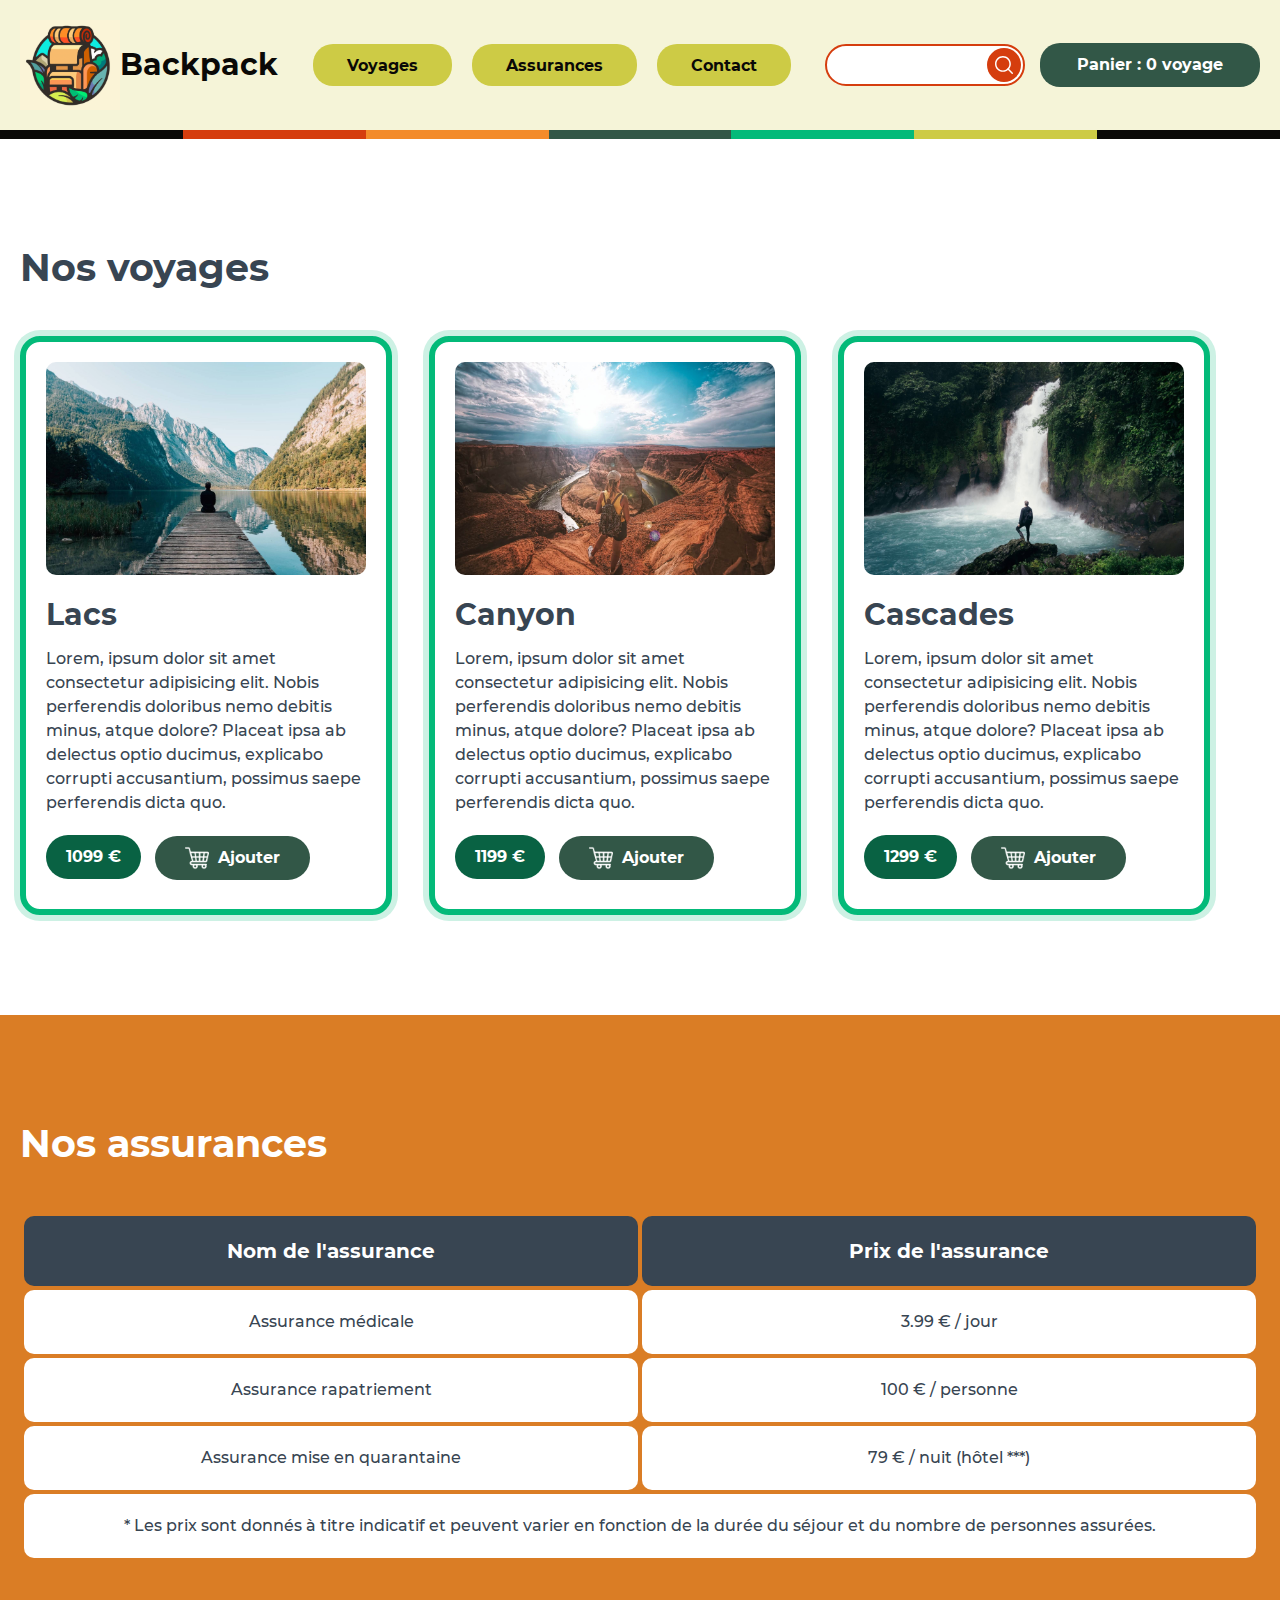
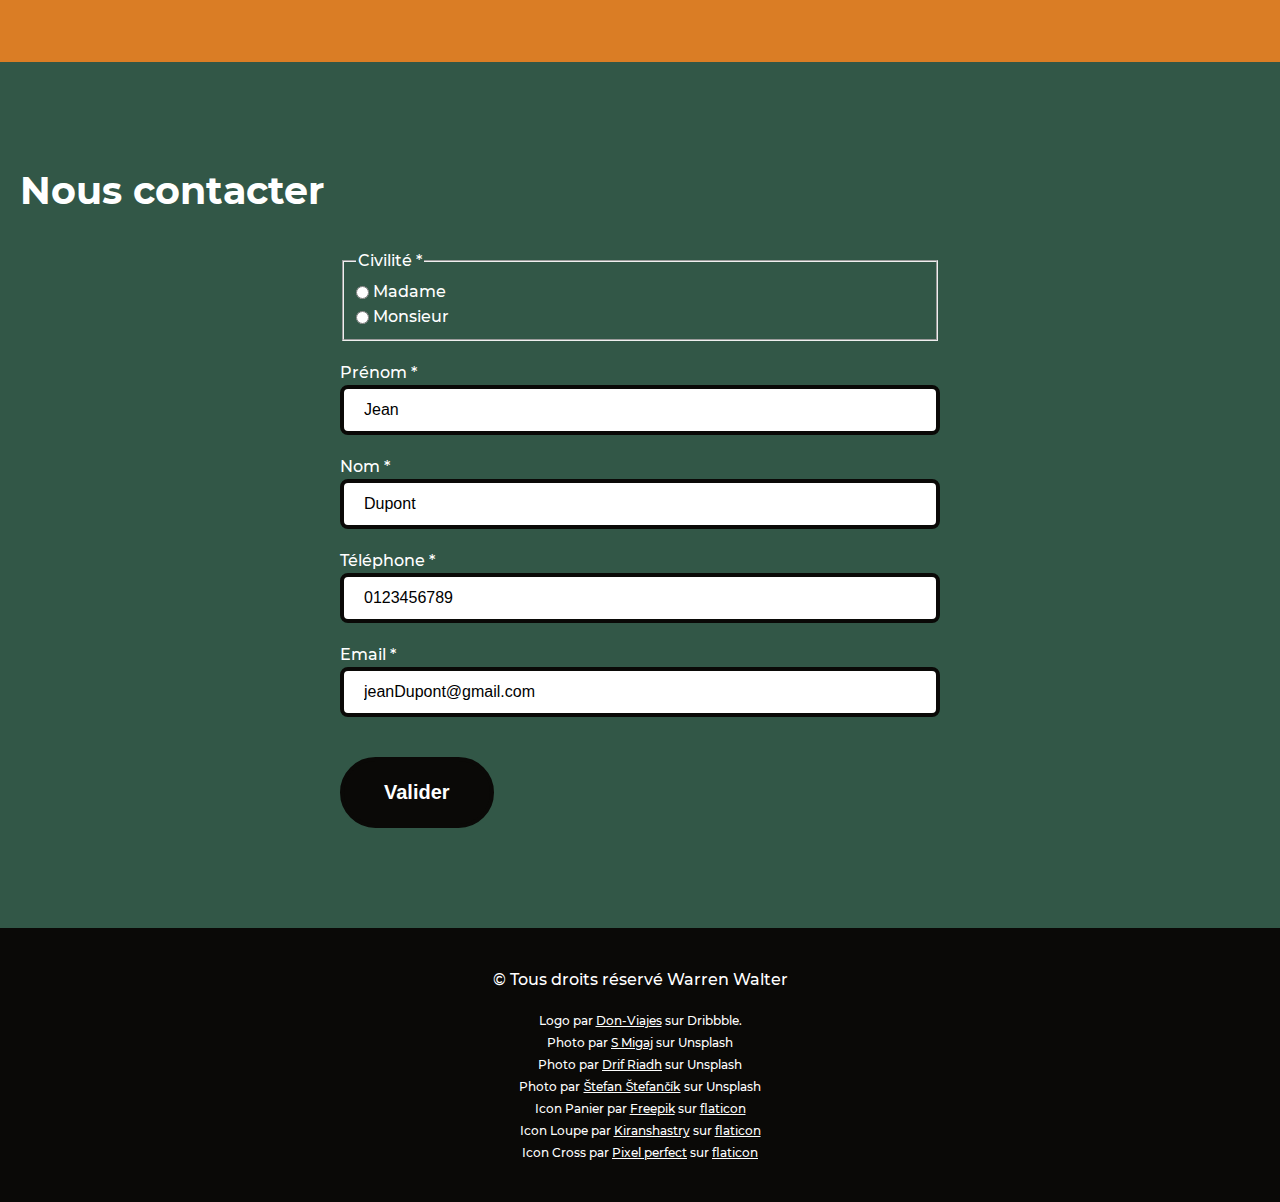
<file: index.html>
<!DOCTYPE html>
<html lang="fr">
<head>
    <meta charset="UTF-8">
    <meta http-equiv="X-UA-Compatible" content="IE=edge">
    <meta name="viewport" content="width=device-width, initial-scale=1.0">
    <!--, maximum-scale=1.0, user-scalable=no">-->
    <title>Document</title>
    <link rel="stylesheet" href="./css/style.css">
</head>
<body>

    <!-- 
    * * * * * * * * * * * * * * * * * * * * * * * * * * * * * * * * * * * * * * * * * * 
    * * * * * * * * * * * * * * * * * * * * * * * * * * * * * * * * * * * * * * * * * *
    * *                                                                             * * 
    * *    Instructions :                                                           * *
    * *    - Corriger les erreurs d'accessibilité dans cette page web            * *
    * *    - Vous pouvez :                                                          * *
    * *    -- Modifier le code HTML                                                 * *
    * *    -- Modifier le code CSS                                                  * *
    * *    -- Modifier le code JS                                                   * *
    * *                                                                             * *
    * *    Conseils :                                                               * *
    * *    - Installer les plugins d'access Chrome ou/et Firefox                    * *
    * *    -> https://formation.warren-walter.com/_liste-plugin/accessibilite-liste-des-plugins-et-logiciels.pdf
    * *                                                                             * *
    * * * * * * * * * * * * * * * * * * * * * * * * * * * * * * * * * * * * * * * * * *
    * * * * * * * * * * * * * * * * * * * * * * * * * * * * * * * * * * * * * * * * * *
    -->
    
    <div class="container">

        <header role="banner">

            <div class="inner">

                <!-- Logo -->
                <div class="header-logo">
                    <a href="#" class="header-logo-link">
                        <img src="./img/logo.png" alt="" class="header-logo-img">
                        <span class="header-logo-baseline">Backpack</span>
                    </a>
                </div>
                
                 <!-- Menu button -->
                 <div id="menu-btn" class="menu-btn" tabindex="0">
                    <span></span>
                    <span></span>
                    <span></span>
                </div>
                
                <!------  End Menu button   -->
                <!-- Nav -->
            <nav role="navigation">
                <ul class="header-nav">
                    <li class="header-nav-item">
                        <a href="#section-1" class="header-nav-link">Voyages</a>
                    </li>
                    <li class="header-nav-item">
                        <a href="#section-2" class="header-nav-link">Assurances</a>
                    </li>
                    <li class="header-nav-item">
                        <a href="#section-3" class="header-nav-link">Contact</a>
                    </li>
                </ul>
            </nav>

                <!-- Rechercher -->
                <div class="header-search">
                    <form action="#" class="header-search-form" role="search">
                        <label for="search-input" class="sr-only">Chercher</label>
                        <input id="search-input" type="text" class="header-search-input">
                        <button class="header-search-btn">
                            <span class="sr-only">OK</span>
                            <svg xmlns="http://www.w3.org/2000/svg" viewBox="0 0 512 512" fill="#FFFFFF" aria-hidden="true"><path d="M225.474 0C101.151 0 0 101.151 0 225.474c0 124.33 101.151 225.474 225.474 225.474 124.33 0 225.474-101.144 225.474-225.474C450.948 101.151 349.804 0 225.474 0zm0 409.323c-101.373 0-183.848-82.475-183.848-183.848S124.101 41.626 225.474 41.626s183.848 82.475 183.848 183.848-82.475 183.849-183.848 183.849z"/><path d="M505.902 476.472L386.574 357.144c-8.131-8.131-21.299-8.131-29.43 0-8.131 8.124-8.131 21.306 0 29.43l119.328 119.328A20.74 20.74 0 00491.187 512a20.754 20.754 0 0014.715-6.098c8.131-8.124 8.131-21.306 0-29.43z"/></svg>
                        </button>
                    </form>
                </div>

                <!-- Panier -->
                <div class="shoppingcart">
 
                    <div class="shoppingcart-item-number" id="shoppingcart-item-number">
                        <span class="shoppingcart-label">Panier :</span>
                        <!--Panier :-->
                        <span id="number" aria-hidden="true">0</span> 
                        <span id="shoppingcart-product">voyage</span>
                        <span class="sr-only">articles dans le panier</span>
                    </div>

                    <ul class="shoppingcart-list" id="shoppingcart-list">
                        <!-- Insert item JS -->
                    </ul>

                    <div class="shoppingcart-valided" aria-hidden="true">
                        <button type="button">Valider votre panier</button>
                    </div>
                </div>
                <!-- / Panier -->

               



            </div>
            <!-- / inner -->

        </header>
        <!-- / header -->

        <div class="color-palet">
            <span></span>
            <span></span>
            <span></span>
            <span></span>
            <span></span>
            <span></span>
            <span></span>
        </div>

        <main role="main">
        <!-- Produit ajout panier -->
        <section id="section-1" class="section section-1">
            <div class="inner">

                <h1>Nos voyages</h1>

                <div class="product-container">
                    
                    <article class="product-item" id="product-item-1" data-shop="Lac : 1099 €" role="article">
                        <div class="product-img"><img src="./img/product/s-migaj-unsplash.jpg" alt="Un homme assis sur un ponton regardant un lac."></div>
                        
                        <h2 class="product-title">Lacs</h2>
                        
                        <p class="product-txt">Lorem, ipsum dolor sit amet consectetur adipisicing elit. Nobis perferendis doloribus nemo debitis minus, atque dolore? Placeat ipsa ab delectus optio ducimus, explicabo corrupti accusantium, possimus saepe perferendis dicta quo.</p>
                        
                        <p class="product-price">1099 €</p>
                        
                        <a href="#" class="product-btn" id="product-btn-1">
                            <span class="icon icon-shop" aria-hidden="true"></span>
                            <span>Ajouter</span>
                        </a>
                    </article>

                    <article class="product-item" id="product-item-2" data-shop="Canyon : 1199 €" role="article">
                        <div class="product-img"><img src="./img/product/drif-riadh-unsplash.jpg" alt="Une femme admirant un canyon."></div>
                        
                        <h2 class="product-title">Canyon</h2>
                        
                        <p class="product-txt">Lorem, ipsum dolor sit amet consectetur adipisicing elit. Nobis perferendis doloribus nemo debitis minus, atque dolore? Placeat ipsa ab delectus optio ducimus, explicabo corrupti accusantium, possimus saepe perferendis dicta quo.</p>
                        
                        <p class="product-price">1199 €</p>
                        
                        <a href="#" class="product-btn" id="product-btn-2">
                            <span class="icon icon-shop" aria-hidden="true"></span>
                            <span>Ajouter</span>
                        </a>
                    </article>

                    <article class="product-item" id="product-item-3" data-shop="Cascade : 1299 €" role="article">
                        <div class="product-img"><img src="./img/product/stefan-stefancik-unsplash.jpg" alt="Un homme devant une cascade d'eau."></div>
                        
                        <h2 class="product-title">Cascades</h2>
                        
                        <p class="product-txt">Lorem, ipsum dolor sit amet consectetur adipisicing elit. Nobis perferendis doloribus nemo debitis minus, atque dolore? Placeat ipsa ab delectus optio ducimus, explicabo corrupti accusantium, possimus saepe perferendis dicta quo.</p>
                        
                        <p class="product-price">1299 €</p>
                        
                        <a href="#" class="product-btn" id="product-btn-3">
                            <span class="icon icon-shop" aria-hidden="true"></span>
                            <span>Ajouter</span>
                        </a>
                    </article>

                </div>

            </div>
            <!-- / inner -->
        </section>
        <!-- / Produit ajout panier -->

        <!-- Tableau -->
        <section id="section-2" class="section section-2">
            <div class="inner">

                <h1>Nos assurances</h1>

                <table class="table">
                   <!--  <caption>Liste des assurances proposées</caption>  --> 
                    <thead>
                        <tr>
                            <th scope="col" aria-label="Nom de l'assurance">Nom de l'assurance</th>
                            <th scope="col" aria-label="Prix de l'assurance">Prix de l'assurance</th>
                        </tr>
                    </thead>
                    <tbody>
                        <tr role="row">
                            <th scope="row" aria-label="Assurance médicale">Assurance médicale</th>
                            <td>3.99 € / jour</td>
                        </tr>
                        <tr role="row">
                            <th scope="row" aria-label="Assurance rapatriement">Assurance rapatriement</th>
                            <td>100 € / personne</td>
                        </tr>
                        <tr role="row">
                            <th scope="row" aria-label="Assurance mise en quarantaine">Assurance mise en quarantaine</th>
                            <td>79 € / nuit (hôtel ***)</td>
                        </tr>
                    </tbody>
                    <tfoot>
                        <tr>
                          <td colspan="2">* Les prix sont donnés à titre indicatif et peuvent varier en fonction de la durée du séjour et du nombre de personnes assurées.</td>
                        </tr>
                      </tfoot>
                </table>
            </div>
            <!-- / inner -->
        </section>
        <!-- / Tableau -->

        <!-- Formulaire de contact -->
        <section id="section-3" class="section section-3">
            <div class="inner">

                <h1>Nous contacter</h1>

                <form action="#" class="form">

                    <div class="form-block">
                        <fieldset>
                            <legend>Civilité *</legend>
                            <div>
                              <label for="madame">
                                <input type="radio" name="civilite" id="madame">
                                Madame
                              </label>
                            </div>
                            <div>
                              <label for="monsieur">
                                <input type="radio" name="civilite" id="monsieur">
                                Monsieur
                              </label>
                            </div>
                          </fieldset>
                    </div>

                    <div class="form-block">
                        <label for="prenom">Prénom *</label>
                        <input type="text" name="prenom" id="prenom" value="Jean" required aria-describedby="prenom-error"/>
                        <span id="prenom-error" class="form-error" role="alert" aria-live="polite">Champ obligatoire</span>
                    </div>

                    <div class="form-block">
                        <label for="nom">Nom *</label>
                        <input type="text" name="nom" id="nom" value="Dupont" required/>
                    </div>

                    <div class="form-block">
                        <label for="telephone">Téléphone *</label>
                        <input type="text" name="telephone" id="telephone" value="0123456789" required pattern="[0-9]{10}" aria-describedby="telephone-error" aria-invalid="false">
                        <span id="telephone-error" class="form-error" role="alert" aria-live="polite">Champ en erreur</span>
                      </div>
                    <div class="form-block">
                        <label for="email">Email *</label>
                        <input type="email" name="email" id="email" value="jeanDupont@gmail.com" required aria-describedby="email-error">
                        <span id="email-error" class="form-error" role="alert" aria-live="polite">Champ obligatoire</span>
                    </div>
                    <div class="form-block form-block-btn">
                        <button type="submit" title="Valider le formulaire">Valider</button>
                    </div>

                </form>
            
            </div>
        </section>
        <!-- / Formulaire de contact -->
    </main>

        <!-- Footer -->
        <footer>
            <div>© Tous droits réservé Warren Walter</div>
            
            <ul class="credits-photo">
                <li>Logo par <a href="https://dribbble.com/shots/11939156-Don-Viajes">Don-Viajes</a> sur Dribbble.</li>
                <li>Photo par <a href="https://unsplash.com/@simonmigaj?utm_source=unsplash&utm_medium=referral&utm_content=creditCopyText">S Migaj</a> sur Unsplash</li>
                <li>Photo par <a href="https://unsplash.com/@dux?utm_source=unsplash&utm_medium=referral&utm_content=creditCopyText">Drif Riadh</a> sur Unsplash</li>
                <li>Photo par <a href="https://unsplash.com/@cikstefan?utm_source=unsplash&utm_medium=referral&utm_content=creditCopyText">Štefan Štefančík</a> sur Unsplash</li>
                <li>Icon Panier par <a href="https://www.freepik.com">Freepik</a> sur <a href="https://www.flaticon.com/">flaticon</a></li>
                <li>Icon Loupe par <a href="https://www.flaticon.com/authors/kiranshastry">Kiranshastry</a> sur <a href="https://www.flaticon.com/">flaticon</a></li>
                <li>Icon Cross par <a href="https://www.flaticon.com/authors/pixel-perfect">Pixel perfect</a> sur <a href="https://www.flaticon.com/">flaticon</a></li>
            </ul>

        </footer>
        <!-- / Footer -->

    </div>
    <!-- / container -->

    <script src="./script/jquery-3-6-0.js"></script>
    <script src="./script/app.js"></script>

</body>
</html>
</file>
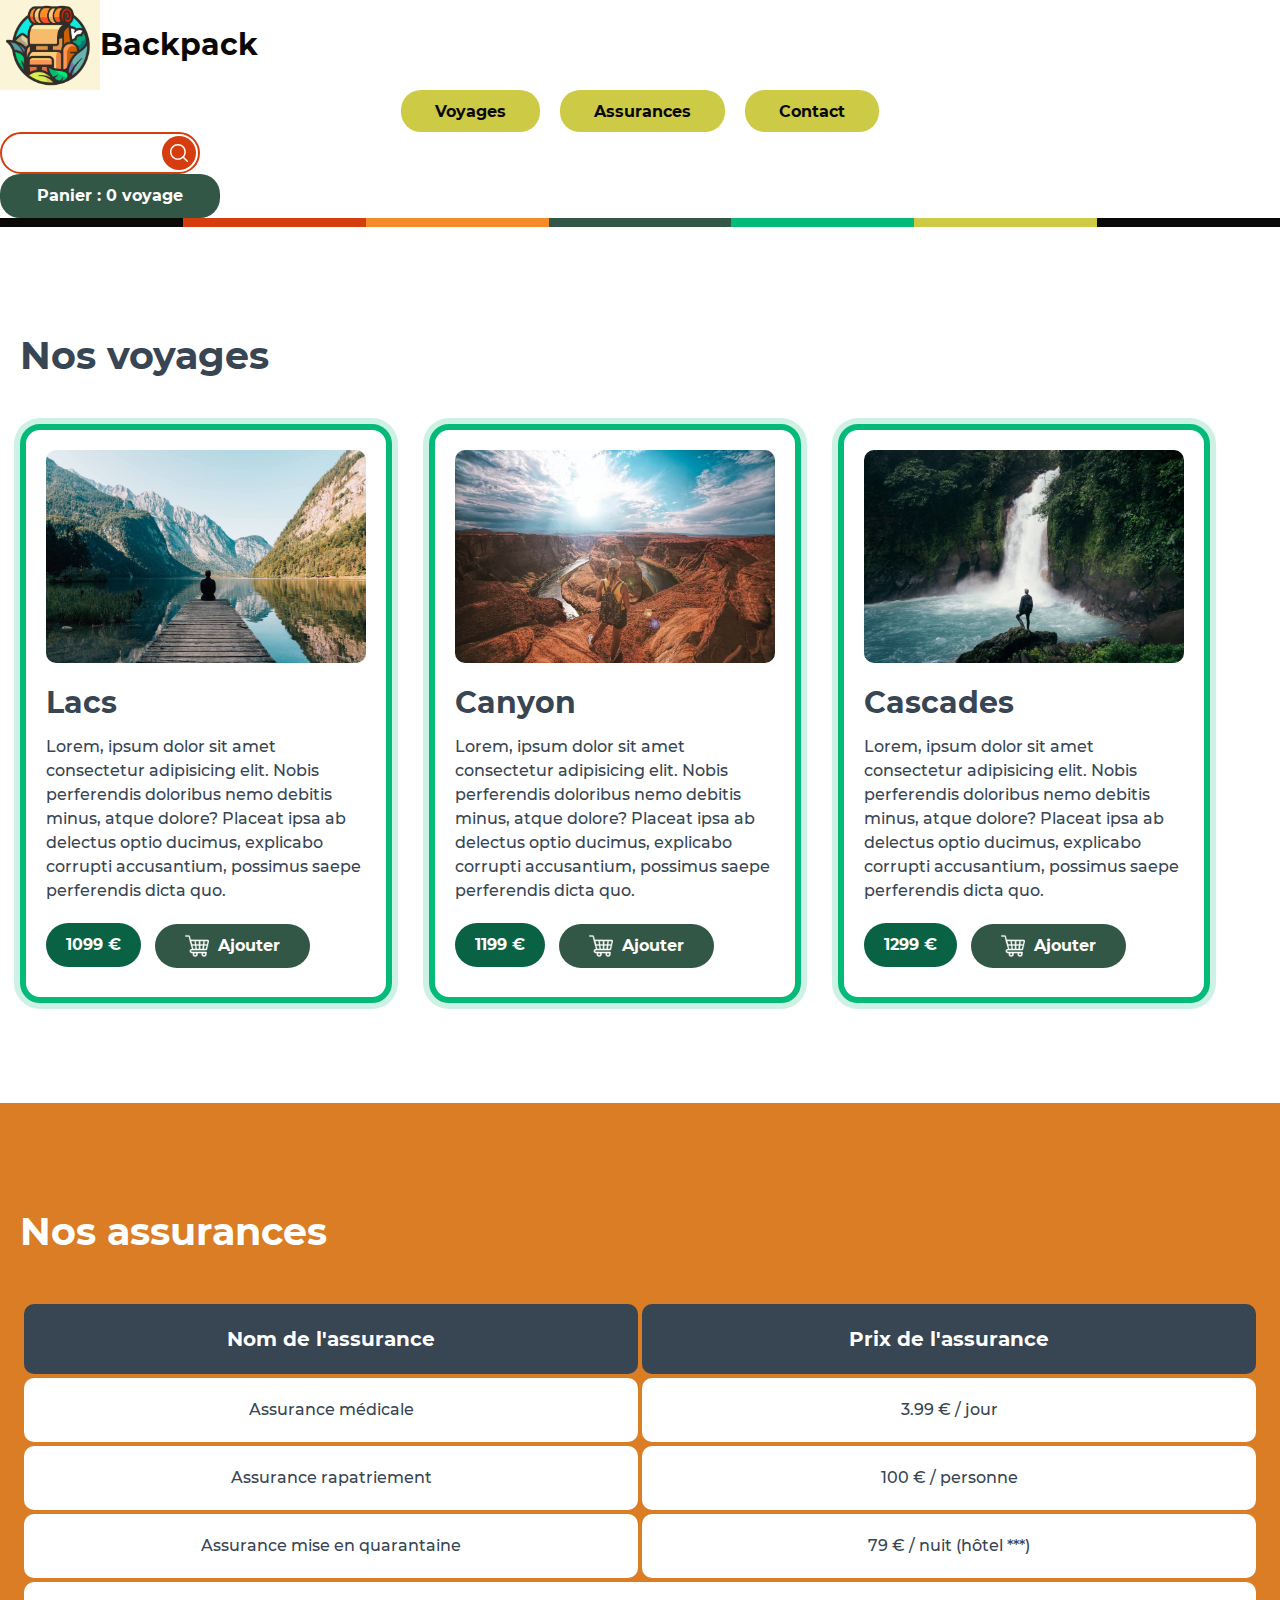
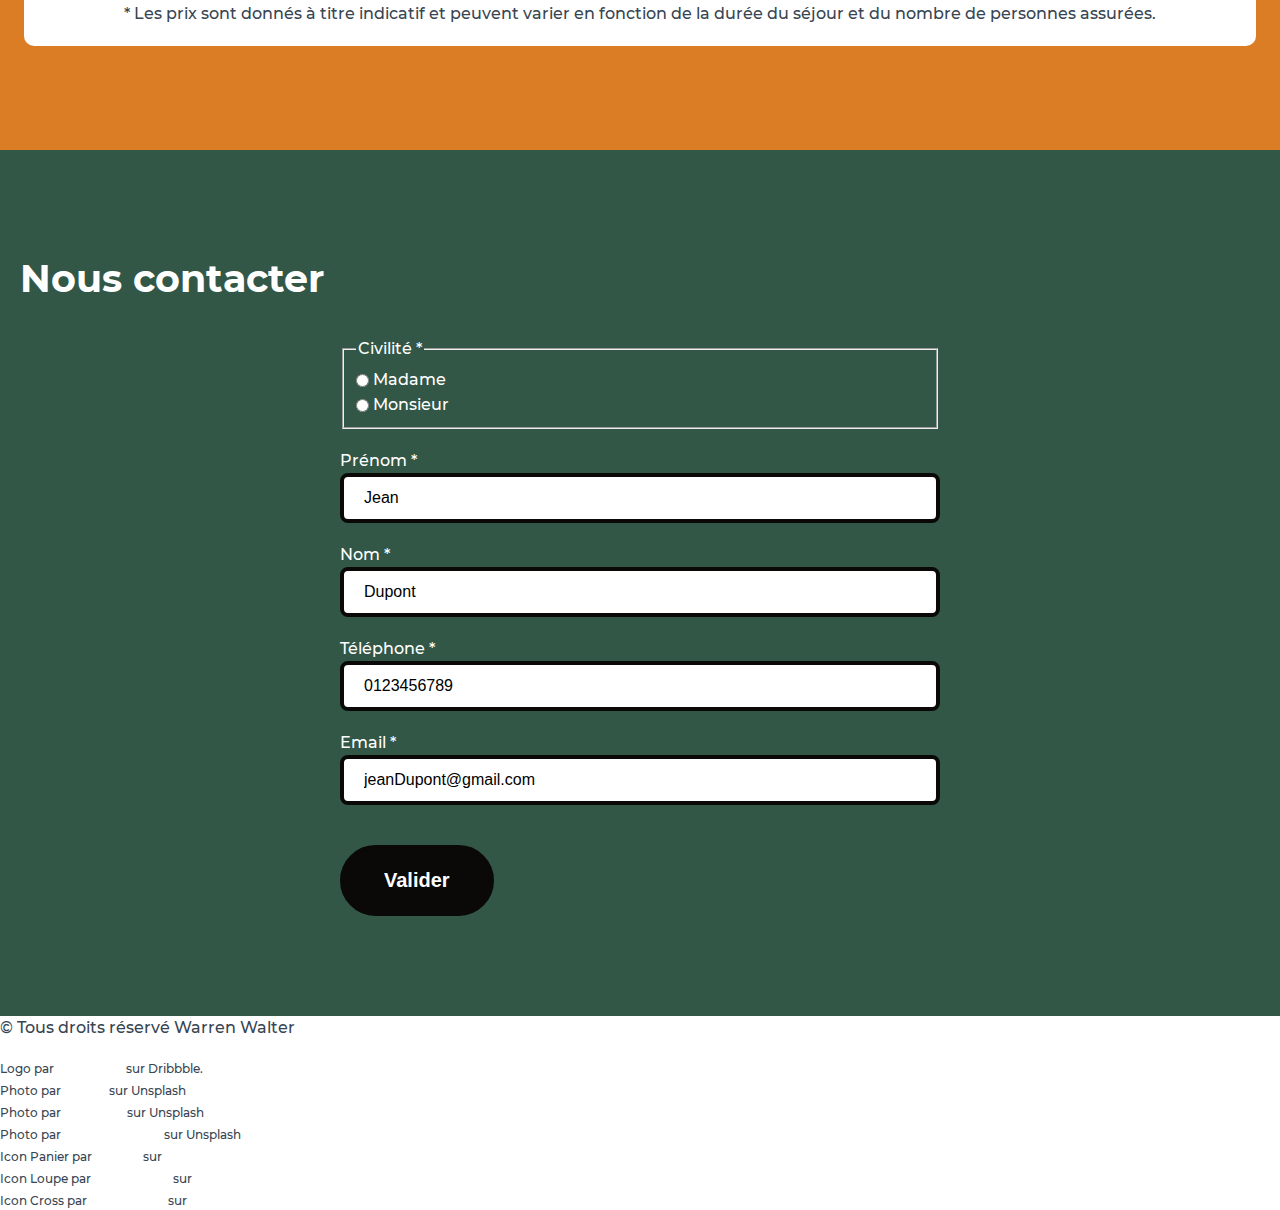
<file: page-access.html>
<!DOCTYPE html>
<html lang="fr">
<head>
    <meta charset="UTF-8">
    <meta http-equiv="X-UA-Compatible" content="IE=edge">
    <meta name="viewport" content="width=device-width, initial-scale=1.0, maximum-scale=1.0">
    <title>Document</title>
    <link rel="stylesheet" href="./css/style.css">
</head>
<body>

    <!-- 
    * * * * * * * * * * * * * * * * * * * * * * * * * * * * * * * * * * * * * * * * * * 
    * * * * * * * * * * * * * * * * * * * * * * * * * * * * * * * * * * * * * * * * * *
    * *                                                                             * * 
    * *    Instructions :                                                           * *
    * *    - Corriger les erreurs d'accessibilité dans cette page web            * *
    * *    - Vous pouvez :                                                          * *
    * *    -- Modifier le code HTML                                                 * *
    * *    -- Modifier le code CSS                                                  * *
    * *    -- Modifier le code JS                                                   * *
    * *                                                                             * *
    * *    Conseils :                                                               * *
    * *    - Installer les plugins d'access Chrome ou/et Firefox                    * *
    * *    -> https://formation.warren-walter.com/_liste-plugin/accessibilite-liste-des-plugins-et-logiciels.pdf
    * *                                                                             * *
    * * * * * * * * * * * * * * * * * * * * * * * * * * * * * * * * * * * * * * * * * *
    * * * * * * * * * * * * * * * * * * * * * * * * * * * * * * * * * * * * * * * * * *
    -->
    
    <div class="container">

        <div class="header">

            <div class="inner">

                <!-- Logo -->
                <div class="header-logo">
                    <a href="#" class="header-logo-link">
                        <img src="./img/logo.png" alt="" class="header-logo-img">
                        <span class="header-logo-baseline">Backpack</span>
                    </a>
                </div>
                
                <!-- Nav -->
                <ul class="header-nav">
                    <li class="header-nav-item">
                        <a href="#section-1" class="header-nav-link">Voyages</a>
                    </li>
                    <li class="header-nav-item">
                        <a href="#section-2" class="header-nav-link">Assurances</a>
                    </li>
                    <li class="header-nav-item">
                        <a href="#section-3" class="header-nav-link">Contact</a>
                    </li>
                </ul>

                <!-- Rechercher -->
                <div class="header-search">
                    <form action="#" class="header-search-form">
                        <label for="search-input" class="sr-only">Chercher</label>
                        <input id="search-input" type="text" class="header-search-input">
                        <button class="header-search-btn">
                            <span class="sr-only">OK</span>
                            <svg xmlns="http://www.w3.org/2000/svg" viewBox="0 0 512 512" fill="#FFFFFF" aria-hidden="true"><path d="M225.474 0C101.151 0 0 101.151 0 225.474c0 124.33 101.151 225.474 225.474 225.474 124.33 0 225.474-101.144 225.474-225.474C450.948 101.151 349.804 0 225.474 0zm0 409.323c-101.373 0-183.848-82.475-183.848-183.848S124.101 41.626 225.474 41.626s183.848 82.475 183.848 183.848-82.475 183.849-183.848 183.849z"/><path d="M505.902 476.472L386.574 357.144c-8.131-8.131-21.299-8.131-29.43 0-8.131 8.124-8.131 21.306 0 29.43l119.328 119.328A20.74 20.74 0 00491.187 512a20.754 20.754 0 0014.715-6.098c8.131-8.124 8.131-21.306 0-29.43z"/></svg>
                        </button>
                    </form>
                </div>

                <!-- Panier -->
                <div class="shoppingcart">
 
                    <div class="shoppingcart-item-number" id="shoppingcart-item-number">
                        <span class="shoppingcart-label">Panier :</span>
                        <!--Panier :-->
                        <span id="number" aria-hidden="true">0</span> 
                        <span id="shoppingcart-product">voyage</span>
                        <span class="sr-only">articles dans le panier</span>
                    </div>

                    <ul class="shoppingcart-list" id="shoppingcart-list">
                        <!-- Insert item JS -->
                    </ul>

                    <div class="shoppingcart-valided" aria-hidden="true">
                        <button type="button">Valider votre panier</button>
                    </div>
                </div>
                <!-- / Panier -->

            </div>
            <!-- / inner -->

        </div>
        <!-- / header -->

        <div class="color-palet">
            <span></span>
            <span></span>
            <span></span>
            <span></span>
            <span></span>
            <span></span>
            <span></span>
        </div>

        <!-- Produit ajout panier -->
        <div id="section-1" class="section section-1">
            <div class="inner">

                <h1>Nos voyages</h1>

                <div class="product-container">
                    
                    <article class="product-item" id="product-item-1" data-shop="Lac : 1099 €">
                        <div class="product-img"><img src="./img/product/s-migaj-unsplash.jpg" alt="Un homme assis sur un ponton regardant un lac."></div>
                        
                        <h2 class="product-title">Lacs</h2>
                        
                        <p class="product-txt">Lorem, ipsum dolor sit amet consectetur adipisicing elit. Nobis perferendis doloribus nemo debitis minus, atque dolore? Placeat ipsa ab delectus optio ducimus, explicabo corrupti accusantium, possimus saepe perferendis dicta quo.</p>
                        
                        <p class="product-price">1099 €</p>
                        
                        <a href="#" class="product-btn" id="product-btn-1">
                            <span class="icon icon-shop" aria-hidden="true"></span>
                            <span>Ajouter</span>
                        </a>
                    </article>

                    <article class="product-item" id="product-item-2" data-shop="Canyon : 1199 €">
                        <div class="product-img"><img src="./img/product/drif-riadh-unsplash.jpg" alt="Une femme admirant un canyon."></div>
                        
                        <h2 class="product-title">Canyon</h2>
                        
                        <p class="product-txt">Lorem, ipsum dolor sit amet consectetur adipisicing elit. Nobis perferendis doloribus nemo debitis minus, atque dolore? Placeat ipsa ab delectus optio ducimus, explicabo corrupti accusantium, possimus saepe perferendis dicta quo.</p>
                        
                        <p class="product-price">1199 €</p>
                        
                        <a href="#" class="product-btn" id="product-btn-2">
                            <span class="icon icon-shop" aria-hidden="true"></span>
                            <span>Ajouter</span>
                        </a>
                    </article>

                    <article class="product-item" id="product-item-3" data-shop="Cascade : 1299 €">
                        <div class="product-img"><img src="./img/product/stefan-stefancik-unsplash.jpg" alt="Un homme devant une cascade d'eau."></div>
                        
                        <h2 class="product-title">Cascades</h2>
                        
                        <p class="product-txt">Lorem, ipsum dolor sit amet consectetur adipisicing elit. Nobis perferendis doloribus nemo debitis minus, atque dolore? Placeat ipsa ab delectus optio ducimus, explicabo corrupti accusantium, possimus saepe perferendis dicta quo.</p>
                        
                        <p class="product-price">1299 €</p>
                        
                        <a href="#" class="product-btn" id="product-btn-3">
                            <span class="icon icon-shop" aria-hidden="true"></span>
                            <span>Ajouter</span>
                        </a>
                    </article>

                </div>

            </div>
            <!-- / inner -->
        </div>
        <!-- / Produit ajout panier -->

        <!-- Tableau -->
        <div id="section-2" class="section section-2">
            <div class="inner">

                <h1>Nos assurances</h1>

                <table class="table">
                   <!--  <caption>Liste des assurances proposées</caption>  --> 
                    <thead>
                        <tr>
                            <th scope="col" aria-label="Nom de l'assurance">Nom de l'assurance</th>
                            <th scope="col" aria-label="Prix de l'assurance">Prix de l'assurance</th>
                        </tr>
                    </thead>
                    <tbody>
                        <tr role="row">
                            <th scope="row" aria-label="Assurance médicale">Assurance médicale</th>
                            <td aria-describedby="assurance1">3.99 € / jour</td>
                        </tr>
                        <tr role="row">
                            <th scope="row" aria-label="Assurance rapatriement">Assurance rapatriement</th>
                            <td aria-describedby="assurance2">100 € / personne</td>
                        </tr>
                        <tr role="row">
                            <th scope="row" aria-label="Assurance mise en quarantaine">Assurance mise en quarantaine</th>
                            <td aria-describedby="assurance3">79 € / nuit (hôtel ***)</td>
                        </tr>
                    </tbody>
                    <tfoot>
                        <tr>
                          <td colspan="2">* Les prix sont donnés à titre indicatif et peuvent varier en fonction de la durée du séjour et du nombre de personnes assurées.</td>
                        </tr>
                      </tfoot>
                </table>
            </div>
            <!-- / inner -->
        </div>
        <!-- / Tableau -->

        <!-- Formulaire de contact -->
        <div id="section-3" class="section section-3">
            <div class="inner">

                <h1>Nous contacter</h1>

                <form action="#" class="form">

                    <div class="form-block">
                        <fieldset>
                            <legend>Civilité *</legend>
                            <div>
                              <label for="madame">
                                <input type="radio" name="civilite" id="madame" aria-labelledby="civility">
                                Madame
                              </label>
                            </div>
                            <div>
                              <label for="monsieur">
                                <input type="radio" name="civilite" id="monsieur" aria-labelledby="civility">
                                Monsieur
                              </label>
                            </div>
                          </fieldset>
                    </div>

                    <div class="form-block">
                        <label for="prenom">Prénom *</label>
                        <input type="text" name="prenom" id="prenom" value="Jean" required aria-describedby="prenom-error"/>
                        <span id="prenom-error" class="form-error" role="alert" aria-live="polite">Champ obligatoire</span>
                    </div>

                    <div class="form-block">
                        <label for="nom">Nom *</label>
                        <input type="text" name="nom" id="nom" value="Dupont" required/>
                    </div>

                    <div class="form-block">
                        <label for="telephone">Téléphone *</label>
                        <input type="text" name="telephone" id="telephone" value="0123456789" required pattern="[0-9]{10}" aria-describedby="telephone-error" aria-invalid="false">
                        <span id="telephone-error" class="form-error" role="alert" aria-live="polite">Champ en erreur</span>
                      </div>
                    <div class="form-block">
                        <label for="email">Email *</label>
                        <input type="email" name="email" id="email" value="jeanDupont@gmail.com" required aria-describedby="email-error">
                        <span id="email-error" class="form-error" role="alert" aria-live="polite">Champ obligatoire</span>
                    </div>
                    <div class="form-block form-block-btn">
                        <button type="submit" title="Valider le formulaire">Valider</button>
                    </div>

                </form>
            
            </div>
        </div>
        <!-- / Formulaire de contact -->

        <!-- Footer -->
        <div class="footer">
            <div>© Tous droits réservé Warren Walter</div>
            
            <ul class="credits-photo">
                <li>Logo par <a href="https://dribbble.com/shots/11939156-Don-Viajes">Don-Viajes</a> sur Dribbble.</li>
                <li>Photo par <a href="https://unsplash.com/@simonmigaj?utm_source=unsplash&utm_medium=referral&utm_content=creditCopyText">S Migaj</a> sur Unsplash</li>
                <li>Photo par <a href="https://unsplash.com/@dux?utm_source=unsplash&utm_medium=referral&utm_content=creditCopyText">Drif Riadh</a> sur Unsplash</li>
                <li>Photo par <a href="https://unsplash.com/@cikstefan?utm_source=unsplash&utm_medium=referral&utm_content=creditCopyText">Štefan Štefančík</a> sur Unsplash</li>
                <li>Icon Panier par <a href="https://www.freepik.com">Freepik</a> sur <a href="https://www.flaticon.com/">flaticon</a></li>
                <li>Icon Loupe par <a href="https://www.flaticon.com/authors/kiranshastry">Kiranshastry</a> sur <a href="https://www.flaticon.com/">flaticon</a></li>
                <li>Icon Cross par <a href="https://www.flaticon.com/authors/pixel-perfect">Pixel perfect</a> sur <a href="https://www.flaticon.com/">flaticon</a></li>
            </ul>

        </div>
        <!-- / Footer -->

    </div>
    <!-- / container -->

    <script src="./script/jquery-3-6-0.js"></script>
    <script src="./script/app.js"></script>

</body>
</html>
</file>
<file: css/style.css>
/*
 /$$$$$$$$ /$$$$$$  /$$   /$$ /$$$$$$$$
| $$_____//$$__  $$| $$$ | $$|__  $$__/
| $$     | $$  \ $$| $$$$| $$   | $$   
| $$$$$  | $$  | $$| $$ $$ $$   | $$   
| $$__/  | $$  | $$| $$  $$$$   | $$   
| $$     | $$  | $$| $$\  $$$   | $$   
| $$     |  $$$$$$/| $$ \  $$   | $$   
|__/      \______/ |__/  \__/   |__/   
*/

/* Montserrat Regular - latin */
@font-face {
	font-family: 'Montserrat';
	font-style: normal;
	font-weight: 500;
	src: url('../font/montserrat-v15-latin-500.woff2') format('woff2'), url('../font/montserrat-v15-latin-500.woff') format('woff');
    font-display: swap; 
}

/* Montserrat Bold - latin */
@font-face {
	font-family: 'Montserrat';
	font-style: normal;
	font-weight: 700;
	src: url('../font/montserrat-v15-latin-700.woff2') format('woff2'), url('../font/montserrat-v15-latin-700.woff') format('woff');
    font-display: swap;
}

:root {
    --white: #FFF;
    --black: #0A0907;
	
    --txt: #384552;
    
    --red: #D53D0E;
    
    --orange: #F38B2A;
    
    --yellow: #F8E9AD;
    --yellow-light: #F5F4D8;

    --green-dark: #325747;
    --green-medium: #CDCB45;
    --green: #03BA79;
}

/*
 /$$$$$$$  /$$$$$$$$  /$$$$$$  /$$$$$$$$ /$$$$$$$$
| $$__  $$| $$_____/ /$$__  $$| $$_____/|__  $$__/
| $$  \ $$| $$      | $$  \__/| $$         | $$   
| $$$$$$$/| $$$$$   |  $$$$$$ | $$$$$      | $$   
| $$__  $$| $$__/    \____  $$| $$__/      | $$   
| $$  \ $$| $$       /$$  \ $$| $$         | $$   
| $$  | $$| $$$$$$$$|  $$$$$$/| $$$$$$$$   | $$   
|__/  |__/|________/ \______/ |________/   |__/ 
*/

*, *:before, *:after {
    box-sizing: border-box;
}

html {
    font-size: 62.5%;
}

body {
    background-color: var(--white);
    
    font-family: 'Montserrat', Arial, Helvetica, sans-serif;
    font-size: 1.6rem;
    line-height: 1.5;
    font-weight: 500;
    color: var(--txt);
}

body, h1, h2, h3, h4, h5, h6, p, ol, ul {
    margin: 0;
    padding: 0;
    font-weight: normal;
}

img {
    max-width: 100%;
    height: auto;
}

button {
    appearance: none;
    margin: 0;
    padding: 0;
    border: 0;
    background: none;
    font-size: inherit;
    text-align: left;
}

/*
 /$$   /$$ /$$$$$$$$ /$$$$$$ /$$        /$$$$$$ 
| $$  | $$|__  $$__/|_  $$_/| $$       /$$__  $$
| $$  | $$   | $$     | $$  | $$      | $$  \__/
| $$  | $$   | $$     | $$  | $$      |  $$$$$$ 
| $$  | $$   | $$     | $$  | $$       \____  $$
| $$  | $$   | $$     | $$  | $$       /$$  \ $$
|  $$$$$$/   | $$    /$$$$$$| $$$$$$$$|  $$$$$$/
 \______/    |__/   |______/|________/ \______/ 
*/

.sr-only {
    position: absolute;
	width: 1px;
	height: 1px;
	padding: 0;
	margin: -1px;
	overflow: hidden;
	clip: rect(0, 0, 0, 0);
	white-space: nowrap;
	border: 0;
}

/*
 /$$$$$$  /$$$$$$   /$$$$$$  /$$   /$$
|_  $$_/ /$$__  $$ /$$__  $$| $$$ | $$
  | $$  | $$  \__/| $$  \ $$| $$$$| $$
  | $$  | $$      | $$  | $$| $$ $$ $$
  | $$  | $$      | $$  | $$| $$  $$$$
  | $$  | $$    $$| $$  | $$| $$\  $$$
 /$$$$$$|  $$$$$$/|  $$$$$$/| $$ \  $$
|______/ \______/  \______/ |__/  \__/
*/

.icon {
    /* display: block; */
    padding: 1rem;

    background-position: center center;
    background-repeat: no-repeat;
}

.icon-shop {
    width: 2.4rem;
    height: 2.4rem;

    background-image: url("../img/icon/shopping-cart.png");
    background-size: 100%;

    filter: invert(1);
}

/*
 /$$   /$$ /$$   /$$
| $$  | $$| $$$ | $$
| $$  | $$| $$$$| $$
| $$$$$$$$| $$ $$ $$
| $$__  $$| $$  $$$$
| $$  | $$| $$\  $$$
| $$  | $$| $$ \  $$
|__/  |__/|__/  \__/
*/
h1, h2, h3, h4, h5, h6 {
    font-weight: 700;
}

h1 { 
    font-size: 3.8rem;
    /*color: #0A0907;*/
}

h2, h3 { 
    font-size: 3rem;
}

h4 { 
    font-size: 2.6rem;
}

h5, h6 { 
    font-size: 2rem;
}

/* Style */

.container {
    margin: 0 auto;
    max-width: 300rem;
}

.inner {
    max-width: 128rem;
    margin: 0 auto;
}

/*
 /$$   /$$ /$$$$$$$$  /$$$$$$  /$$$$$$$  /$$$$$$$$ /$$$$$$$ 
| $$  | $$| $$_____/ /$$__  $$| $$__  $$| $$_____/| $$__  $$
| $$  | $$| $$      | $$  \ $$| $$  \ $$| $$      | $$  \ $$
| $$$$$$$$| $$$$$   | $$$$$$$$| $$  | $$| $$$$$   | $$$$$$$/
| $$__  $$| $$__/   | $$__  $$| $$  | $$| $$__/   | $$__  $$
| $$  | $$| $$      | $$  | $$| $$  | $$| $$      | $$  \ $$
| $$  | $$| $$$$$$$$| $$  | $$| $$$$$$$/| $$$$$$$$| $$  | $$
|__/  |__/|________/|__/  |__/|_______/ |________/|__/  |__/
*/

header {
    
    padding: 2rem;
    background-color: var(--yellow-light);

}

/************** responsive design by Somiya  *****************/
.menu-btn {
    display: none;
    cursor: pointer;
  }
  
  .menu-btn span {
    display: block;
    width: 30px;
    height: 3px;
    background-color: rgb(0, 0, 0);
    margin: 6px auto;
    transition: all 0.3s ease-in-out;
  }
/* Mobile Styles */
@media (max-width: 767px) {
    header {
    display: block;
    height: auto;
    }
   /*nav .header-nav,
    .header-search,
    .shoppingcart {
      position: relative; 
      display: none;
      margin: 10px 0 0;
      justify-items: baseline;
      /*justify-content: flex-end;*/
    /*}*/
    nav .header-nav{
      /*position: relative; */
      display: none;
      margin: 10px 0 0;
      justify-items: baseline;
      flex-basis: content;
    }
    .header-search{
        flex-basis: 50px;
    }
    .shoppingcart {
        padding: 3px;
        flex-basis: 150px;
        margin: 3px;
        
    }
    .header-search-form{
        
        /*flex-basis: 500px;*/
        flex-grow: 1;
    }
    .header-nav-item {
        display: flex;
        margin: 10px 0 0;
        margin-left: 0em;
        width: 100%;
        
    }
    .header-nav-link {
        width: 100%;
        margin-left: 0ch;
    }
    .menu-btn {
        display: block;
        
        
      }

      .product-item {
        width: auto;
        margin:5px;
        height: min-content;
      }
      .product-container {
        display: flex;
    
      }
     .menu-btn.active span:nth-child(2) {
        opacity: 0;
      }
    
      .menu-btn.active span:nth-child(1) {
        transform: rotate(45deg);
        margin-top: 10px;
      }
    
      .menu-btn.active span:nth-child(3) {
        transform: rotate(-45deg);
        margin-top: -10px;
      }

}
  
  


/*************************************************************/


header .inner {
    display: flex;
    flex-wrap: wrap;
    flex-direction: row;
    align-items: center;
    justify-content: space-between;
}

.color-palet {
    display: flex;
    flex-wrap: nowrap;  
}

.color-palet span {
    flex-basis: 14.2857142857%;
    height: 0.9rem;
}

.color-palet span:nth-of-type(1) { background-color: var(--black); }
.color-palet span:nth-of-type(2) { background-color: var(--red); }
.color-palet span:nth-of-type(3) { background-color: var(--orange); }
.color-palet span:nth-of-type(4) { background-color: var(--green-dark); }
.color-palet span:nth-of-type(5) { background-color: var(--green); }
.color-palet span:nth-of-type(6) { background-color: var(--green-medium); }
.color-palet span:nth-of-type(7) { background-color: var(--black); }

.header-logo-link {
    display: flex;
    align-items: center;

    text-decoration: none;
    color: var(--black);
}

.header-logo-img {
    width: 10rem;
    height: auto;
}   

.header-logo-baseline {
    font-size: 3rem;
    font-weight: 700;
}

.header-nav {
    display: flex;
    padding: 0 2rem;
    list-style: none;
    display: flex;
    flex-wrap: wrap;
    justify-content: center;
}

.header-nav-item + .header-nav-item {
    margin-left: 2rem;
}

.header-nav-link {
    display: flex;
    padding: 1.4rem 3.4rem 1.2rem;

    border-radius: 2rem;

    background-color: var(--green-medium);

    text-decoration: none;
    color: var(--black);
    font-weight: 700;
    line-height: 1;

    box-shadow: 0 0 0 0rem rgba(205, 203, 69, 0);

    transition: box-shadow 0.3s ease;
}

.header-nav-link:hover {
    box-shadow: 0 0 0 0.6rem rgba(205, 203, 69, 0.5);
}

.header-search-form {
    position: relative;
    width: 20rem;
}

.header-search-input {
    display: block;
    width: 100%;
    height: 4.2rem;

    padding-left: 2rem;
    padding-right: 5rem;

    border: 0.2rem solid var(--red);
    border-radius: 4rem;

    background-color: var(--white);
    outline: none;
    color: var(--txt);
    font-size: 1.6rem;
}

.header-search-btn {
    position: absolute;
    top: 0.4rem;
    right: 0.4rem;
    z-index: 2;

    padding: 0.8rem;

    width: 3.4rem;
    height: 3.4rem;

    border-radius: 100%;

    background-color: var(--red);

    text-align: center;
    outline: none;
    color: var(--white);
    font-weight: 700;
}

/*
 /$$$$$$$$ /$$$$$$   /$$$$$$  /$$$$$$$$ /$$$$$$$$ /$$$$$$$ 
| $$_____//$$__  $$ /$$__  $$|__  $$__/| $$_____/| $$__  $$
| $$     | $$  \ $$| $$  \ $$   | $$   | $$      | $$  \ $$
| $$$$$  | $$  | $$| $$  | $$   | $$   | $$$$$   | $$$$$$$/
| $$__/  | $$  | $$| $$  | $$   | $$   | $$__/   | $$__  $$
| $$     | $$  | $$| $$  | $$   | $$   | $$      | $$  \ $$
| $$     |  $$$$$$/|  $$$$$$/   | $$   | $$$$$$$$| $$  | $$
|__/      \______/  \______/    |__/   |________/|__/  |__/
*/

footer {
    padding: 4rem 2rem;

    background-color: var(--black);  
    text-align: center;
    color: var(--white);
}

.credits-photo {
    margin-top: 2rem;
    list-style: none;
}

.credits-photo li {
    margin-top: 0.4rem;
    font-size: 1.2rem;
}

.credits-photo a {
    color: var(--white);
}

/*
  /$$$$$$  /$$   /$$  /$$$$$$  /$$$$$$$ 
 /$$__  $$| $$  | $$ /$$__  $$| $$__  $$
| $$  \__/| $$  | $$| $$  \ $$| $$  \ $$
|  $$$$$$ | $$$$$$$$| $$  | $$| $$$$$$$/
 \____  $$| $$__  $$| $$  | $$| $$____/ 
 /$$  \ $$| $$  | $$| $$  | $$| $$      
|  $$$$$$/| $$  | $$|  $$$$$$/| $$      
 \______/ |__/  |__/ \______/ |__/      
*/

.shoppingcart {
    padding: 1rem;
    width: 22rem;

    border-radius: 2rem;

    background-color: var(--green-dark);
    
    color: var(--white);
}

.shoppingcart-item-number {
    font-weight: 700;
    text-align: center;
}

.shoppingcart-item {
    display: flex;
    align-items: center;
    justify-content: space-between;

    padding-top: 0.6rem;
    padding-bottom: 0.6rem;

    font-size: 1.3rem;
}

.shoppingcart-list {
    padding-left: 1.4rem;
    padding-right: 1.4rem;
}

.shoppingcart-item + .shoppingcart-item {
    border-top: 0.1rem dashed var(--white);
}

.shoppingcart-btn {
    width: 2.4rem;
    height: 2.4rem;
    
    border-radius: 3rem;

    background: var(--black) url('../img/icon/close.svg') center center no-repeat;
    background-size: 1rem;
}

.shoppingcart-valided {
    margin: 0.4rem auto 0;
    text-align: center;
}

.shoppingcart-valided[aria-hidden="true"] {
    display: none;
}

.shoppingcart-valided button {
    display: inline-block;
    padding: 0.4rem 1.4rem; 

    border-radius: 3rem;
    background-color: var(--black);
    font-size: 1.3rem;
    color: var(--white);
}

/*
  /$$$$$$  /$$$$$$$$  /$$$$$$  /$$$$$$$$ /$$$$$$  /$$$$$$  /$$   /$$
 /$$__  $$| $$_____/ /$$__  $$|__  $$__/|_  $$_/ /$$__  $$| $$$ | $$
| $$  \__/| $$      | $$  \__/   | $$     | $$  | $$  \ $$| $$$$| $$
|  $$$$$$ | $$$$$   | $$         | $$     | $$  | $$  | $$| $$ $$ $$
 \____  $$| $$__/   | $$         | $$     | $$  | $$  | $$| $$  $$$$
 /$$  \ $$| $$      | $$    $$   | $$     | $$  | $$  | $$| $$\  $$$
|  $$$$$$/| $$$$$$$$|  $$$$$$/   | $$    /$$$$$$|  $$$$$$/| $$ \  $$
 \______/ |________/ \______/    |__/   |______/ \______/ |__/  \__/
*/

.section {
    padding: 10rem 2rem;
}

.section-1 {
    background-color: var(--white);
}

.section-2 {
    background-color: #da7d25; /*var(--orange);*/
    color: var(--white);
}

.section-3 {
    background-color: var(--green-dark);
    color: var(--white);
}

/*
 /$$$$$$$  /$$$$$$$   /$$$$$$  /$$$$$$$  /$$   /$$  /$$$$$$  /$$$$$$$$
| $$__  $$| $$__  $$ /$$__  $$| $$__  $$| $$  | $$ /$$__  $$|__  $$__/
| $$  \ $$| $$  \ $$| $$  \ $$| $$  \ $$| $$  | $$| $$  \__/   | $$   
| $$$$$$$/| $$$$$$$/| $$  | $$| $$  | $$| $$  | $$| $$         | $$   
| $$____/ | $$__  $$| $$  | $$| $$  | $$| $$  | $$| $$         | $$   
| $$      | $$  \ $$| $$  | $$| $$  | $$| $$  | $$| $$    $$   | $$   
| $$      | $$  | $$|  $$$$$$/| $$$$$$$/|  $$$$$$/|  $$$$$$/   | $$   
|__/      |__/  |__/ \______/ |_______/  \______/  \______/    |__/ 
*/

.product-container {
    display: flex;
    flex-wrap: wrap;
    flex-direction: row;

    margin-top: 4rem;
}

.product-item {
    flex-basis: 30%;
    padding: 2rem;
    border: 0.6rem solid var(--green);
    border-radius: 2rem;
    box-shadow: 0 0 0 0.6rem rgba(3, 186, 121, 0.2);
    transition: box-shadow 0.3s ease;
}

.product-item:hover {
    box-shadow: 0 0 0 1.4rem rgba(3, 186, 121, 0.2);
}

.product-item + .product-item {
    margin-left: 3%;
}

.product-img img {
    border-radius: 1rem;
}

.product-title {
    margin: 1rem 0;
}

.product-price {
    display: inline-block;
    margin: 2rem 1rem 1rem 0;
    padding: 1.4rem 2rem;

    border-radius: 3rem;
    
    background-color: #096243; /*var(--green);*/
    
    color: var(--white);
    font-weight: 700;
    line-height: 1;
}

.product-btn {
    display: inline-block;
    padding: 1rem 3rem;
    
    border-radius: 3rem;
    
    background-color: var(--green-dark);

    text-decoration: none;
    color: var(--white);
    font-weight: 700;
    line-height: 1;

    transition: background-color 0.3s ease;
}

.product-btn[aria-hidden="true"] {
    pointer-events: none;
    opacity: 0.5;
}

.product-btn:hover {
    background-color: var(--black);
}

.product-btn span {
    display: inline-block;
    vertical-align: middle;
}

.product-btn span + span {
    margin-left: 0.4rem;
}

/*
 /$$$$$$$$ /$$$$$$  /$$$$$$$  /$$       /$$$$$$$$
|__  $$__//$$__  $$| $$__  $$| $$      | $$_____/
   | $$  | $$  \ $$| $$  \ $$| $$      | $$      
   | $$  | $$$$$$$$| $$$$$$$ | $$      | $$$$$   
   | $$  | $$__  $$| $$__  $$| $$      | $$__/   
   | $$  | $$  | $$| $$  \ $$| $$      | $$      
   | $$  | $$  | $$| $$$$$$$/| $$$$$$$$| $$$$$$$$
   |__/  |__/  |__/|_______/ |________/|________/
*/

table {
    margin-top: 4rem;
    width: 100%;
    /* border: 0.4rem solid var(--txt); */
    border-spacing: 0.4rem;
    text-align: center;
}

.table thead th {
    padding: 2rem;
    width: 50%;
    border-radius: 1rem;
    background-color: var(--txt);
    font-size: 2rem;
}

.table tbody th {
    font-weight: 500;
}

.table tbody th,
.table td {
    padding: 2rem;
    border-radius: 1rem;
    background-color: var(--white);
    color: var(--txt);
}

/*
 /$$$$$$$$ /$$$$$$  /$$$$$$$  /$$      /$$
| $$_____//$$__  $$| $$__  $$| $$$    /$$$
| $$     | $$  \ $$| $$  \ $$| $$$$  /$$$$
| $$$$$  | $$  | $$| $$$$$$$/| $$ $$/$$ $$
| $$__/  | $$  | $$| $$__  $$| $$  $$$| $$
| $$     | $$  | $$| $$  \ $$| $$\  $ | $$
| $$     |  $$$$$$/| $$  | $$| $$ \/  | $$
|__/      \______/ |__/  |__/|__/     |__/
*/

.form {
    margin: 3rem auto 0;
    max-width: 60rem;
}

.form label,
.form p {
    display: block;
}

.form p + div, 
.form p + div + div {
    display: inline-block;
    vertical-align: top;
}

.form p + div + div {
    margin-left: 2rem;
}

.form input[type="text"],
.form input[type="email"] {
    display: block;
    padding-left: 2rem;
    padding-right: 2rem;

    width: 100%;
    height: 5rem;

    border: 0.4rem solid var(--black);
    border-radius: 0.8rem;

    font-size: inherit;
}

.form div div input,
.form div div label {
    display: inline-block;
    vertical-align: middle;
    margin: 0;
}

.form-error {
    display: none;
    margin-top: 0.4rem;
    padding: 1rem 2rem;

    border-radius: 0.8rem;

    background-color: var(--red);
    
    color: var(--white);
    font-size: 1.4rem;
}

.form-block + .form-block {
    margin-top: 2rem;
}

.form-block-btn button {
    margin-top: 2rem;
    padding: 2rem 4rem;
    
    border: 0.4rem solid var(--black);
    border-radius: 4rem;
    
    background-color: var(--black);
    color: var(--white);

    font-size: 2rem;
    font-weight: 700;

    transition: background-color 0.3s ease, color 0.3s ease, border-color 0.3s ease;
}

.form-block-btn button:hover {
    background-color: transparent;
    color: var(--white);
    border-color: var(--white);
}


/* responsive tooo*//
 

/* Default styles for the menu button */
.menu-btn {
    display: none;
  }
  
  /* Styles for the menu button when it's open */
  .menu-btn.open span {
    background-color: #333;
  }
</file>
